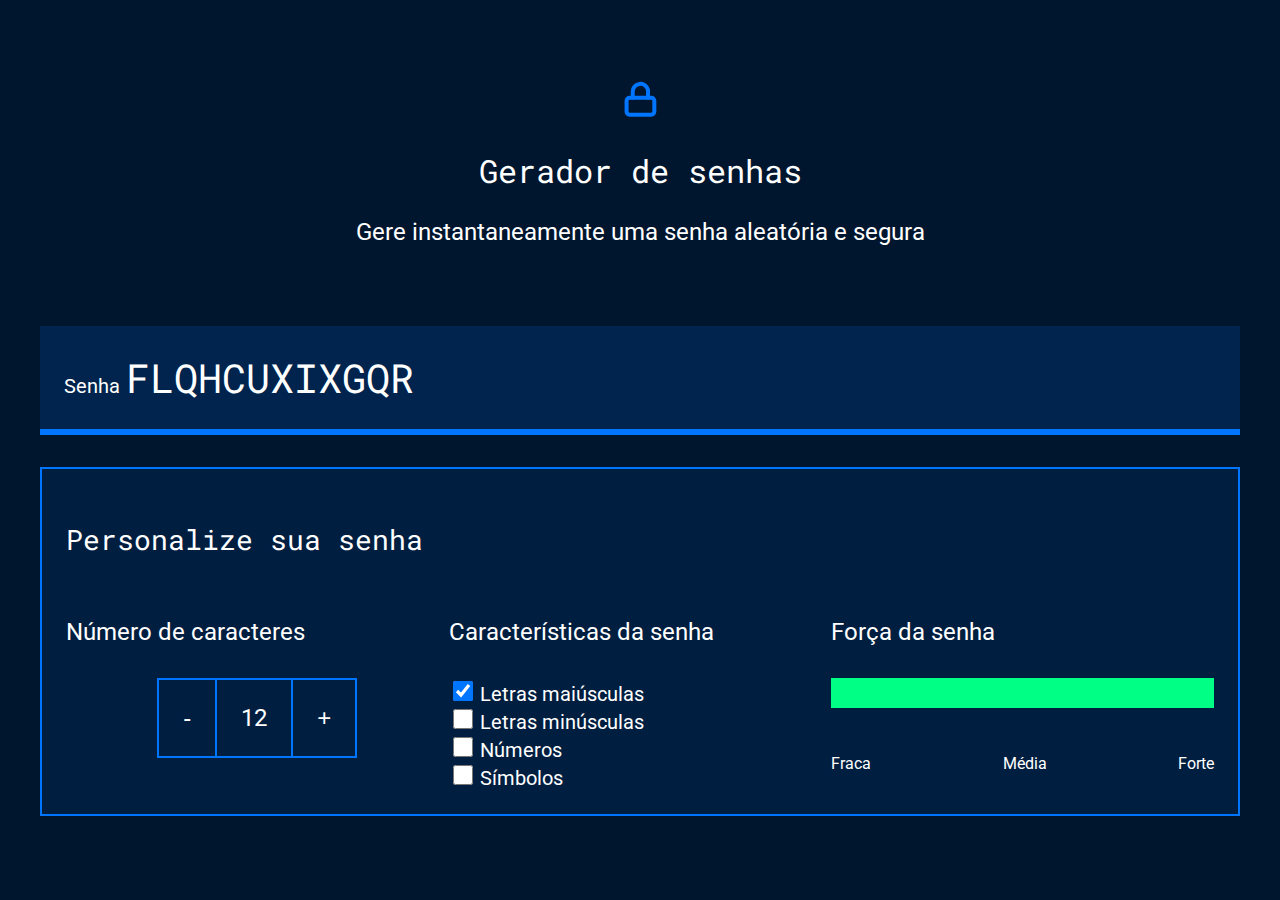
<file: criador de senha/index.html>
<!DOCTYPE html>
<html lang="pt-br">

<head>
    <meta charset="UTF-8">
    <meta name="viewport" content="width=device-width, initial-scale=1.0">
    <title>Gerador de senha</title>
    <link rel="stylesheet" href="style.css">
</head>

<body>
    <section class="conteudo">
        <div class="conteudo-titulo">
            <img src="unlock.svg" alt="cadeado fechado">
            <h2 class="titulo-principal">Gerador de senhas</h2>
            <h3 class="titulo-secundario">Gere instantaneamente uma senha aleatória e segura</h3>
        </div>
        <div class="conteudo-senha">
            <label for="senha">Senha</label>
            <input name="senha" type="text" id="campo-senha"readonly>
        </div>
        <div class="parametro">
            <h3 class="parametro-titulo">Personalize sua senha</h3>
            <div class="parametro-coluna__senha">
                <div class="parametro-senha">
                    <h4 class="parametro-senha__titulo">Número de caracteres</h4>
                    <div class="parametro-senha-botoes">
                        <button class="parametro-senha__botao">-</button>
                        <p class="parametro-senha__texto">12</p>
                        <button class="parametro-senha__botao">+</button>
                    </div>
                </div>               
                <div class="parametro-senha">
                    <h4 class="parametro-senha__titulo">Características da senha</h4>
                    <div class="parametro-senha-checkbox">
                        <input name="maiusculo" type="checkbox" class="checkbox" checked>
                        <label for="maiusculo">Letras maiúsculas</label>
                    </div>
                    <div class="parametro-senha-checkbox">
                        <input name="minusculo" type="checkbox" class="checkbox">
                        <label for="minusculo">Letras minúsculas</label>
                    </div>
                    <div class="parametro-senha-checkbox">
                        <input name="numero" type="checkbox" class="checkbox">
                        <label for="numero">Números</label>
                    </div>
                    <div class="parametro-senha-checkbox">
                        <input name="simbolo" type="checkbox" class="checkbox">
                        <label for="simbolo">Símbolos</label>
                    </div>
                </div>
                <div class="parametro-senha">
                    <h4 class="parametro-senha__titulo">Força da senha</h4>
                    <div class="barra"></div>
                    <div class="forca forte"></div>
                    <div class="parametro-senha-textos">
                        <p>Fraca</p>
                        <p>Média</p>
                        <p>Forte</p>
                    </div>
                </div>
            </div>
        </div>
    </section>
    <script src ="main.js"></script>
</body>

</html>
</file>
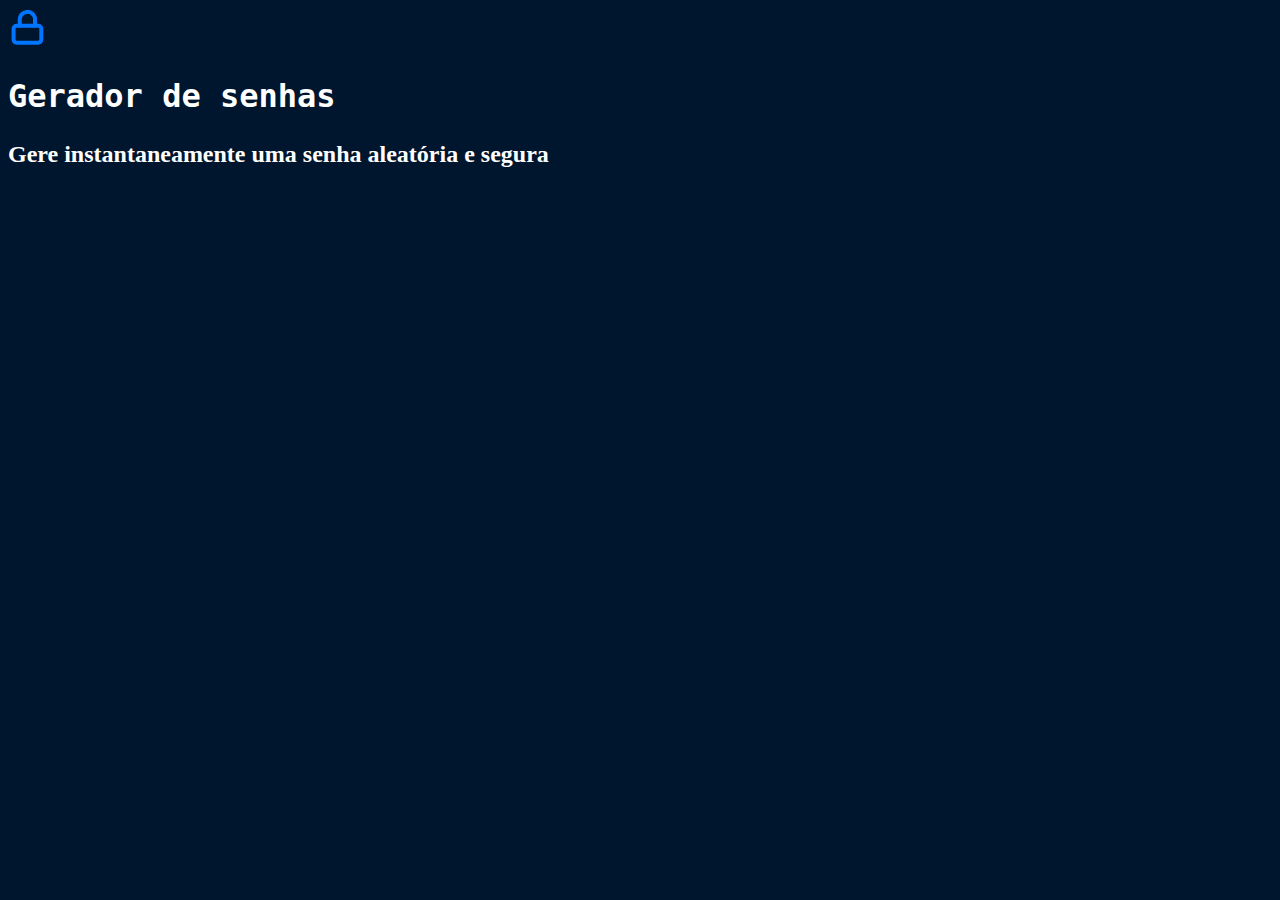
<file: Criador-de-senha-main/Criador de Senha/index.html>
<!DOCTYPE html>
<html lang="pt-br">
  <head>
    <meta charset="UTF-8">
    <title>Gerador de Senhas</title>
    <link rel="stylesheet" href="style.css">
  </head>
  <body>
    <img src="unlock.svg" alt="cadeado fechado">
    <h2 class="titulo-principal">Gerador de senhas</h2>
    <h3 class="titulo-secundario">Gere instantaneamente uma senha aleatória e segura</h3>
        
  </body>
</html>
</file>
<file: criador de senha/style.css>
@import url('https://fonts.googleapis.com/css2?family=Roboto&family=Roboto+Mono&display=swap');

:root{
    --branco: white;
    --cor-de-fundo: #00162E;
    --fundo-senha: #00244D;
    --fundo-texto: #001E40;
    --borda: #0075FF;
    --roboto: 'Roboto', sans-serif;
    --roboto-mono: 'Roboto Mono', monospace;
}

*{
    font-weight: 400;
}

body{
    color: var(--branco);
    background-color: var(--cor-de-fundo);
    font-family: var(--roboto);
}

.titulo-principal{
    font-family: var(--roboto-mono);
    font-size: 32px;
}

.titulo-secundario{
    font-size: 24px;
}

.conteudo-titulo{
    text-align: center;
    margin-top: 80px;
}

.conteudo-senha{
    margin-top: 80px; 
    background: var(--fundo-senha);
    padding: 24px;
    border-bottom: 6px solid var(--borda);
}

#campo-senha{
    background-color: var(--fundo-senha);
    border: none;
    color: var(--branco);
    font-family: var(--roboto-mono);
    font-size: 40px;
    width: 70%;
}

#campo-senha:focus{
    outline: none;
}

.conteudo{
    max-width: 1200px;
    margin: 0 auto;
}

.parametro{
    background-color: var(--fundo-texto);
    border: 2px solid var(--borda);
    margin-top: 32px;
    padding: 24px;
}

.parametro-titulo{
    font-family: var(--roboto-mono);
    font-size: 28px;
}

.parametro-senha__titulo{
    font-size:24px;
}

.parametro-coluna__senha{
    display: flex;
    flex-direction: column;
    justify-content: center;
}
.parametro-senha{
    width: 50%;
    margin: 0 auto;
}

.parametro-senha-botoes{
    display: flex;
    justify-content: center;
}

.parametro-senha__botao{
    background-color: var(--fundo-texto);
    color: var(--branco);
    border: 2px solid var(--borda);
    padding: 24px;
    font-size: 24px;
    cursor: pointer;
}
.parametro-senha__texto{
    padding: 24px;
    border-top: 2px solid var(--borda);
    border-bottom: 2px solid var(--borda);
    margin: 0;
    font-size: 24px;
}

label{
    font-size: 20px;
}

.checkbox{
    width: 20px;
    height: 20px;
    cursor: pointer;
}

.barra{
    background-color: var(--fundo-senha);
    height: 30px;
    width: 100%;
}
.forca{
    height: 30px;
    position: relative;
    bottom: 30px;
}
.fraca{
    width: 25%;
    background-color: #E71B32; 
}
.media{
    background-color: #FAF408;
    width: 50%;
}
.forte{
    background-color: #00FF85;
    width: 100%;
}

.parametro-senha-textos{
    display: flex;
    justify-content: space-between;
}


@media screen and (min-width: 768px) {
    .parametro-coluna__senha{
        flex-direction: row;
    }
}
</file>
<file: Criador-de-senha-main/Criador de Senha/style.css>
@impor url('https://fonts.googleapis.com/css2?family=Roboto&family=Roboto+Mono&display=swap');
:root{
  --branco: white;
  --cor-de-fundo: #00162E;
  --fundo-senha: #00244D;
  --fundo-texto: #001E40;
  --borda: #0075FF;
  --roboto: 'Roboto', sans-serif;
  --roboto-mono: 'Roboto Mono', monospace;
}

body{
  color: var(--branco);
  background-color: var(--cor-de-fundo);
}

.titulo-principal{
  font-family: var(--roboto-mono);
  font-size: 32px;
}

.titulo-secundario{
  font-size: 24px;
}
</file>
